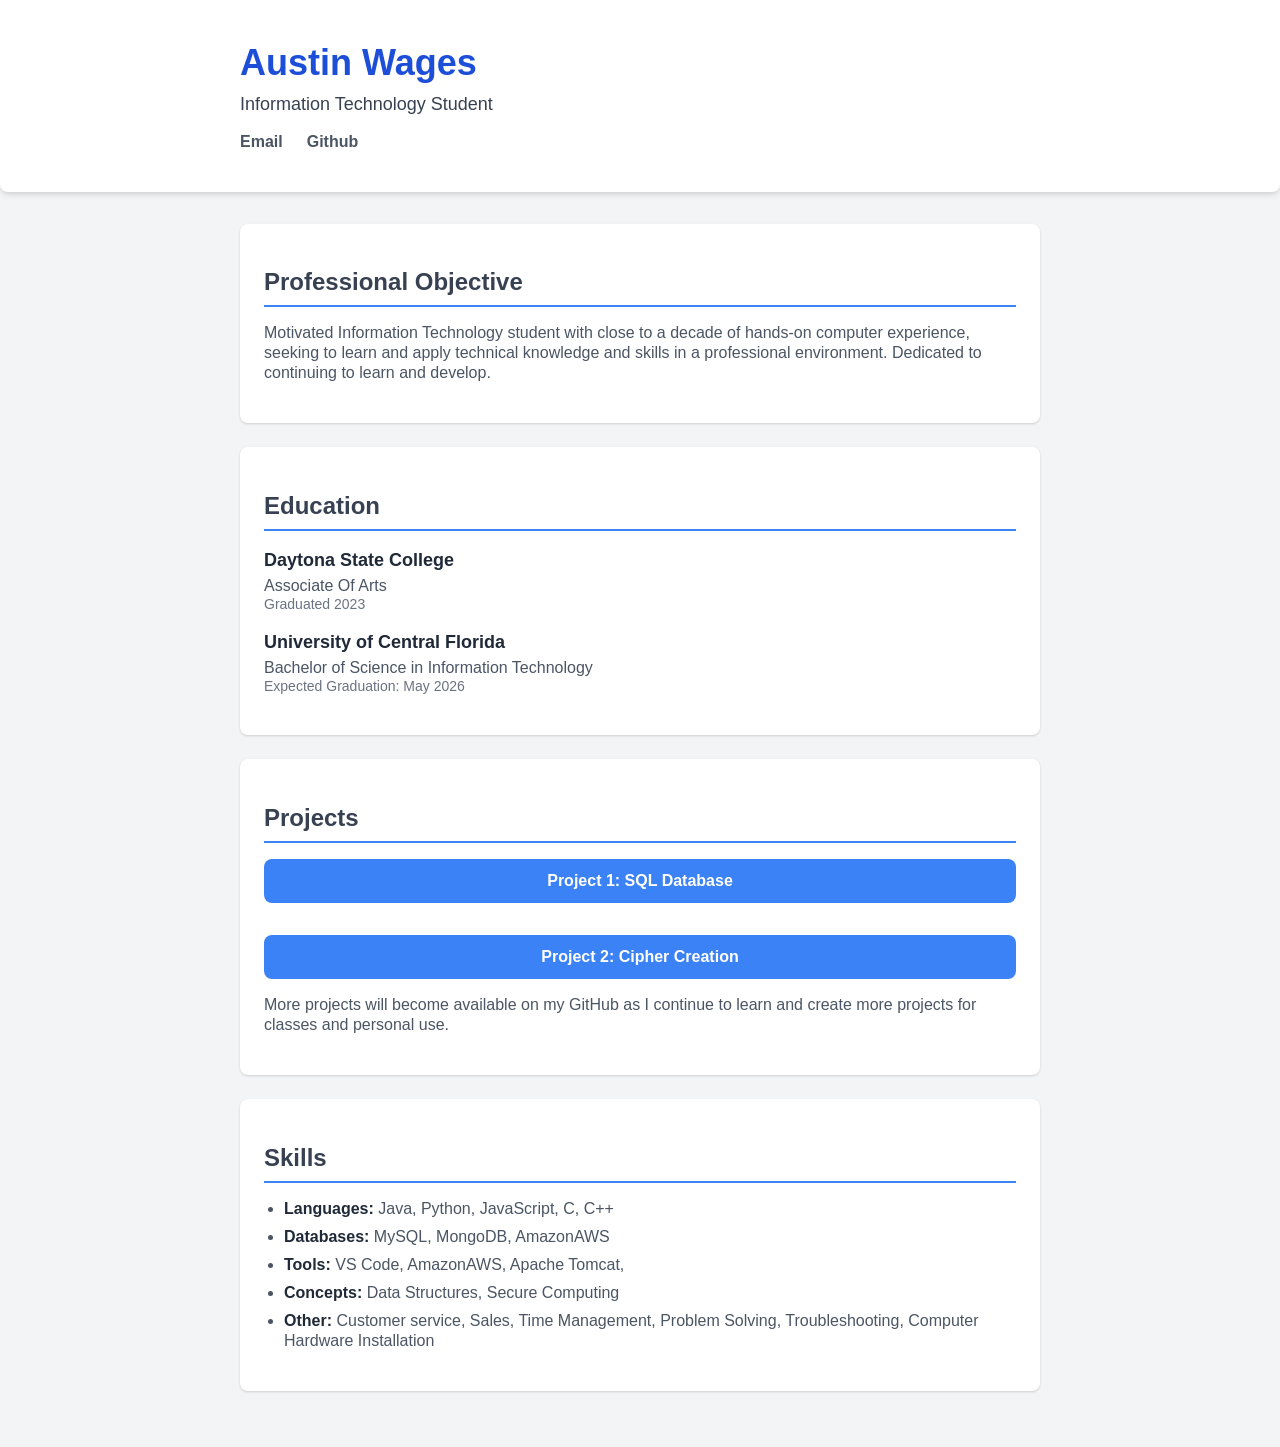
<file: index.html>
<!DOCTYPE html> 
<html lang="en">
<head>
    <meta charset="UTF-8">
    <meta name="viewport" content="width=device-width, initial-scale=1.0">
    <title>AW_RESUME_PROJECT</title>
    <link rel="stylesheet" href="style.css">
</head>
<body>
    <header class="header">
        <div class="container header-content">
            <div class="header-text">
                <h1 class="name">Austin Wages</h1>
                <p class="title">Information Technology Student</p>
                <nav class="contact-nav">
                    <div>
                        <a href="au071603@ucf.edu" class="contact-link">
                            <span class="label">Email</span> <div></div>
                        </a>
                    </div>
                    <a href="https://github.com/AustinWages/" target="_blank" class="contact-link">
                        <span class="label">Github</span> <div></div>
                    </a>
                </nav>
            </div>
        </div>
    </header>
    <main class="container main-content">
        <section class="section">
            <h2 class="section-title">Professional Objective</h2>
            <p class="section-text">
                Motivated Information Technology student with close to a decade of hands-on computer experience, seeking to learn and apply technical knowledge and skills in a professional environment. Dedicated to continuing to learn and develop.
            </p>
        </section>
        <section class="section">
            <h2 class="section-title">Education</h2>
            <article class="education-entry">
                <h3 class="education-title">Daytona State College</h3>
                <p class="education-degree">Associate Of Arts</p>
                <p class="education-date">Graduated 2023</p>
            </article>
            <article class="education-entry">
                <h3 class="education-title">University of Central Florida</h3>
                <p class="education-degree">Bachelor of Science in Information Technology</p>
                <p class="education-date">Expected Graduation: May 2026</p>
            </article>
        </section>
        <section class="section">
            <h2 class="section-title">Projects</h2>
            <nav class="projects-nav">
                <a href="project1.html" class="project-button">
                    Project 1: SQL Database
                </a>
                <div></div>
                <a href="project2.html" class="project-button">
                    Project 2: Cipher Creation
                </a>
            </nav>
             <p class="section-text">
             More projects will become available on my GitHub as I continue to learn and create more projects for classes and personal use.
             </p>
        </section>
        <section class="section">
            <h2 class="section-title">Skills</h2>
            <ul class="skills-list">
                <li><strong class="skill-label">Languages:</strong> Java, Python, JavaScript, C, C++</li>
                <li><strong class="skill-label">Databases:</strong> MySQL, MongoDB, AmazonAWS</li>
                <li><strong class="skill-label">Tools:</strong> VS Code, AmazonAWS, Apache Tomcat,</li>
                <li><strong class="skill-label">Concepts:</strong> Data Structures, Secure Computing</li>
                <li><strong class="skill-label">Other:</strong> Customer service, Sales, Time Management, Problem Solving, Troubleshooting, Computer Hardware Installation </li>
            </ul>
        </section>
    </main>
</body>
</html>
</file>
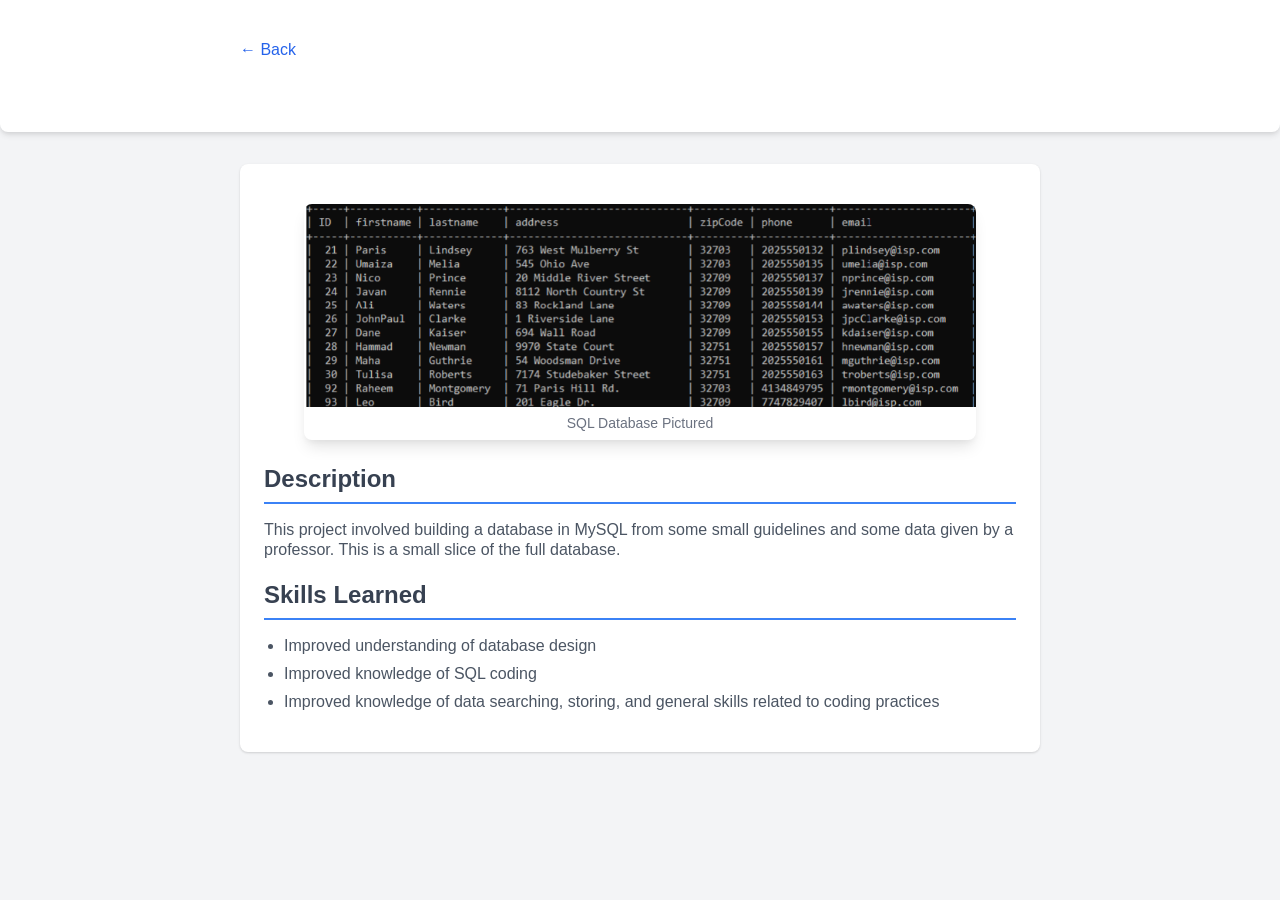
<file: project1.html>
<!-- AI assistance used for formatting-->
<!DOCTYPE html>
<html lang="en">
<head>
    <meta charset="UTF-8">
    <meta name="viewport" content="width=device-width, initial-scale=1.0">
    <title>Project SQL Database</title>
    <link rel="stylesheet" href="style.css"> <!--Added stylesheet compatibility with the help of AI, linking the two files-->
</head>
<body>
    <header class="header">
        <div class="container">
            <nav>
                <a href="index.html" class="back-link">← Back</a>
            </nav>
            <h1 class="project-title"></h1>
        </div>
    </header>

    <main class="container">
        <section class="project-section">
            <figure class="project-figure">
                <img src="SQLDATABASE.png" alt="project1image" class="project-image">
                <figcaption class="project-caption">SQL Database Pictured</figcaption>
            </figure>
            <article>
                <h2 class="section-title">Description</h2>
                <p class="section-text">
                    This project involved building a database in MySQL from some small guidelines and some data given by a professor. This is a small slice of the full database.
                </p>
            <h2 class="section-title">Skills Learned</h2>
            <ul class="skills-list">
                <li>Improved understanding of database design</li>
                <li>Improved knowledge of SQL coding</li>
                <li>Improved knowledge of data searching, storing, and general skills related to coding practices</li>
            </ul>
        </section>
</article>
    </main>
</body>
</html>
</file>
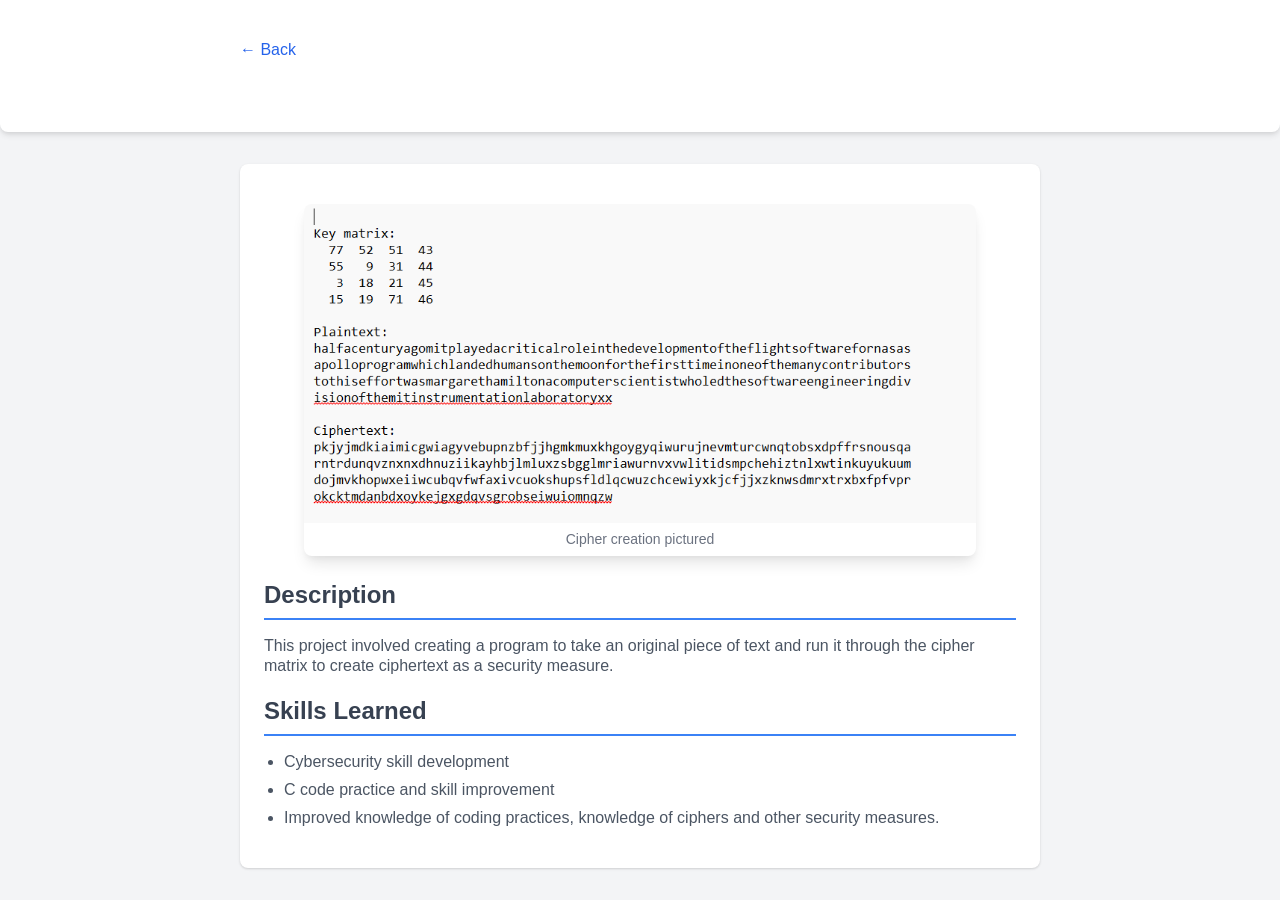
<file: project2.html>
<!-- AI assistance used for formatting-->
<!DOCTYPE html>
<html lang="en">
<head>
    <meta charset="UTF-8">
    <meta name="viewport" content="width=device-width, initial-scale=1.0">
    <title>Project Cipher</title>
    <link rel="stylesheet" href="style.css"> <!--Added stylesheet compatibility with the help of AI, linking the two files-->
</head>
<body>
    <header class="header">
        <div class="container">
            <nav>
                <a href="index.html" class="back-link">← Back</a>
            </nav>
            <h1 class="project-title"></h1>
        </div>
    </header>

    <main class="container">
        <section class="project-section">
            <figure class="project-figure">
                <img src="Cipher.png" alt="project2image" class="project-image">
                <figcaption class="project-caption">Cipher creation pictured</figcaption>
            </figure>
            <article>
                <h2 class="section-title">Description</h2>
                <p class="section-text">
                    This project involved creating a program to take an original piece of text and run it through the cipher matrix to create ciphertext as a security measure.
                </p>
            <h2 class="section-title">Skills Learned</h2>
            <ul class="skills-list">
                <li>Cybersecurity skill development</li>
                <li>C code practice and skill improvement</li>
                <li>Improved knowledge of coding practices, knowledge of ciphers and other security measures.</li>
            </ul>
        </section>
</article>
    </main>
</body>
</html>
</file>
<file: style.css>
/* AI Copilot used throughout the style sheet, adding categories and style options. Some values still entered manually.*/
body {
    background-color: #f3f4f6;
    font-family: sans-serif;
    line-height: 1.25;
    color: #4b5563;
    margin: 0;
    padding: 0;
}
.container {
    max-width: 800px;
    margin: 0 auto;
    padding: 0 1rem;
}
.header {
    background-color: #ffffff;
    box-shadow: 0 4px 6px -1px rgba(0, 0, 0, 0.1), 0 2px 4px -1px rgba(0, 0, 0, 0.06);
    border-bottom-left-radius: 0.5rem;
    border-bottom-right-radius: 0.5rem;
    padding: 2.5rem;
    margin-bottom: 2rem;
}
.header-content {
    display: flex;
    flex-direction: column;
    align-items: center;
    text-align: center;
}
.profile-photo {
    width: 150px;
    height: 150px;
    object-fit: cover;
    border-radius: 0.5rem;
    box-shadow: 0 4px 6px -1px rgba(0, 0, 0, 0.1), 0 2px 4px -1px rgba(0, 0, 0, 0.06);
    margin-bottom: 1.5rem;
}
.name {
    font-size: 2.25rem;
    font-weight: bold;
    color: #1d4ed8;
    margin: 0;
}
.title {
    font-size: 1.125rem;
    color: #374151;
    margin-top: 0.5rem;
    margin-bottom: 1rem;
}
.contact-nav {
    display: flex;
    flex-direction: column;
    gap: 0.5rem;
}
.contact-link {
    color: #4b5563;
    text-decoration: none;
    transition: color 0.2s ease-in-out;
}
.contact-link:hover {
    color: #2563eb;
    text-decoration: underline;
}
.label {
    font-weight: 600;
}
.main-content {
    padding-bottom: 2rem;
}
.section {
    background-color: #ffffff;
    border-radius: 0.5rem;
    box-shadow: 0 1px 3px 0 rgba(0, 0, 0, 0.1), 0 1px 2px 0 rgba(0, 0, 0, 0.06);
    padding: 1.5rem;
    margin-bottom: 1.5rem;
}
.section-title {
    font-size: 1.5rem;
    font-weight: 600;
    color: #374151;
    border-bottom: 2px solid #3b82f6;
    padding-bottom: 0.5rem;
    margin-bottom: 1rem;
}
.section-text {
    color: #4b5563;
}
.education-entry {
    margin-bottom: 1rem;
}
.education-title {
    font-size: 1.125rem;
    font-weight: 600;
    color: #1f2937;
    margin-bottom: 0.25rem;
}
.education-degree {
    font-size: 1rem;
    color: #4b5563;
    margin: 0;
}
.education-date {
    font-size: 0.875rem;
    color: #6b7280;
    margin: 0;
}
.projects-nav {
    display: flex;
    flex-direction: column;
    gap: 1rem;
}
.project-button {
    display: block;
    background-color: #3b82f6;
    color: #ffffff;
    text-align: center;
    padding: 0.75rem 1.5rem;
    border-radius: 0.5rem;
    text-decoration: none;
    font-weight: bold;
    transition: background-color 0.2s ease-in-out;
}
.project-button:hover {
    background-color: #2563eb;
}
.skills-list {
    list-style-type: none;
    padding: 0;
}
.skills-list li {
    margin-bottom: 0.5rem;
}
.skill-label {
    color: #1f2937;
}
.footer {
    padding: 1rem;
    text-align: center;
    color: #6b7280;
    font-size: 0.875rem;
}
.back-link {
    color: #2563eb;
    text-decoration: none;
    transition: color 0.2s ease-in-out;
}
.back-link:hover {
    text-decoration: underline;
}
.project-title {
    font-size: 2.25rem;
    font-weight: bold;
    color: #1f2937;
    margin-top: 1rem;
}
.project-section {
    background-color: #ffffff;
    border-radius: 0.5rem;
    box-shadow: 0 1px 3px 0 rgba(0, 0, 0, 0.1), 0 1px 2px 0 rgba(0, 0, 0, 0.06);
    padding: 1.5rem;
    margin-bottom: 1.5rem;
}
.project-figure {
    margin-bottom: 1.5rem;
    border-radius: 0.5rem;
    overflow: hidden;
    box-shadow: 0 10px 15px -3px rgba(0, 0, 0, 0.1), 0 4px 6px -2px rgba(0, 0, 0, 0.05);
}
.project-image {
    width: 100%;
    height: auto;
    display: block;
}
.project-caption {
    padding: 0.5rem;
    text-align: center;
    font-size: 0.875rem;
    color: #6b7280;
}
.section-text {
    color: #4b5563;
}
.skills-list {
    list-style-type: disc;
    padding-left: 1.25rem;
    color: #4b5563;
}
@media (min-width: 768px) {
    .header-content {
        flex-direction: row;
        text-align: left;
        gap: 2rem;
    }
    .profile-photo {
        margin-bottom: 0;
    }
    .contact-nav {
        flex-direction: row;
        gap: 1.5rem;
    }
    .project-title {
        font-size: 3rem;
    }

}
</file>
